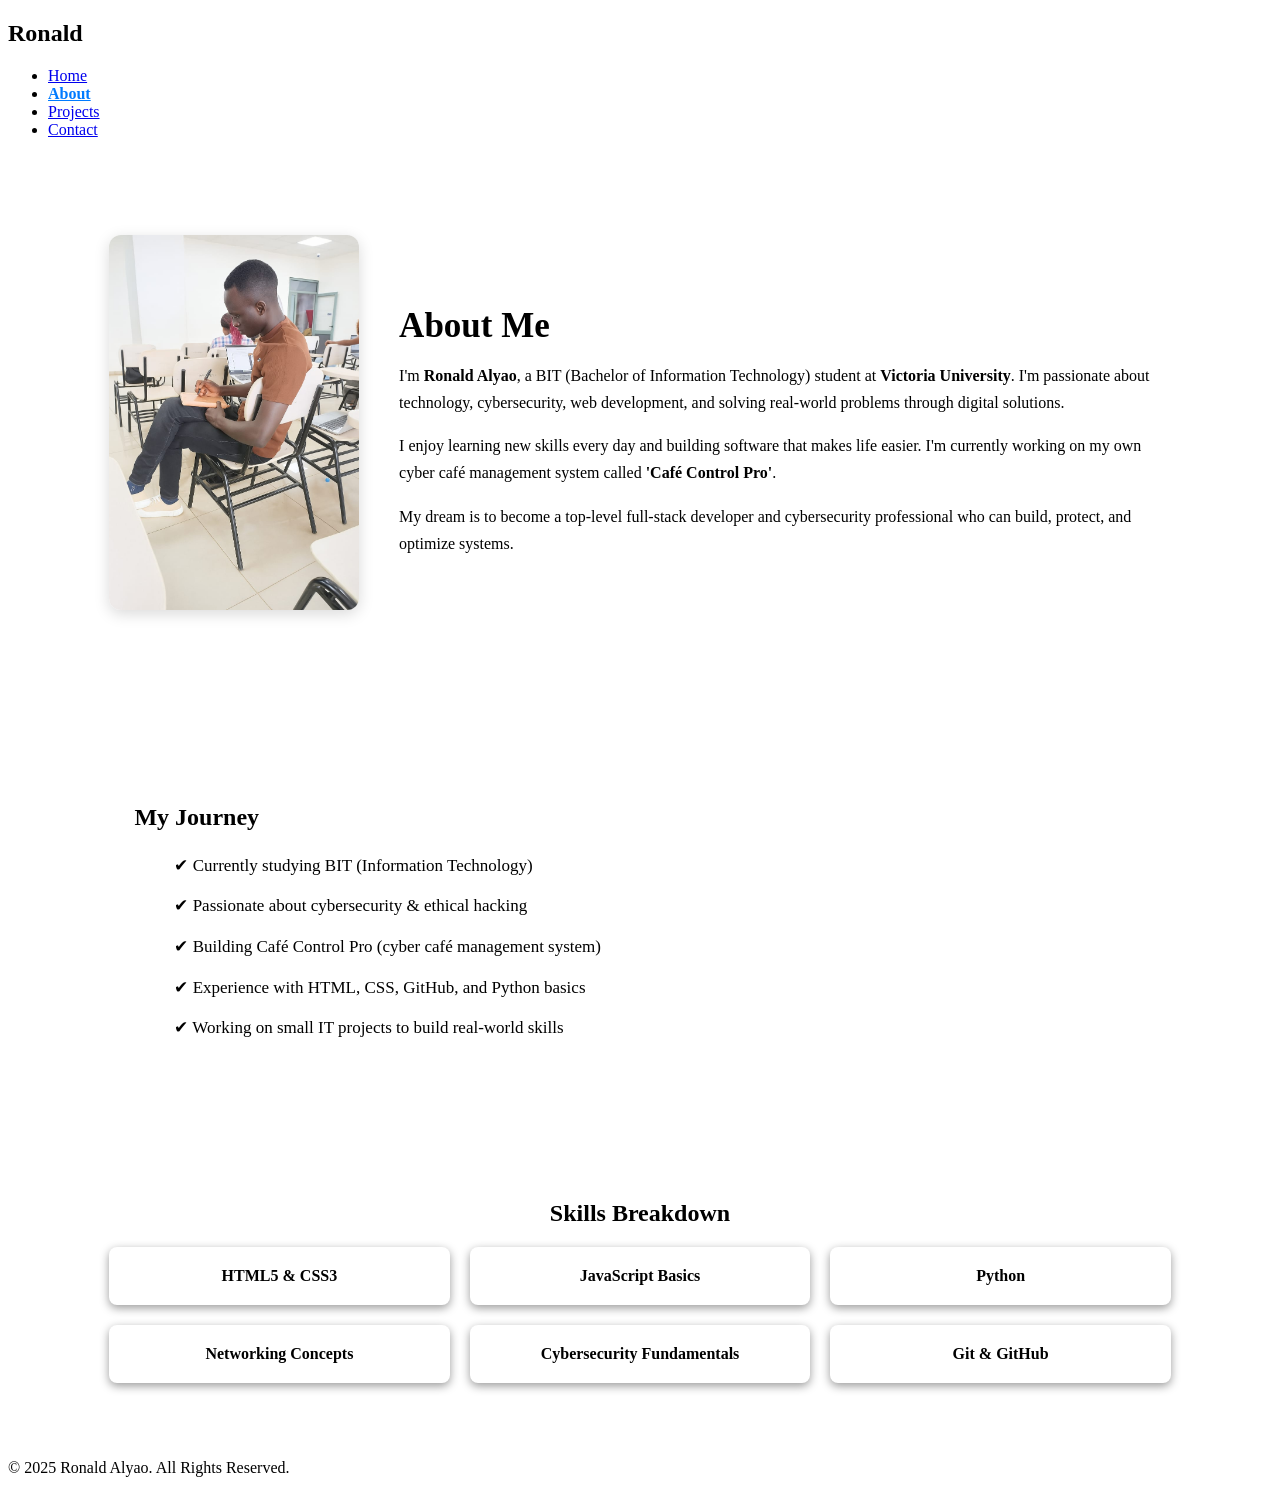
<file: about.html>
<!DOCTYPE html>
<html lang="en">
<head>
    <meta charset="UTF-8">
    <meta name="viewport" content="width=device-width, initial-scale=1.0">
    <title>About - Ronald Portfolio</title>
    <link rel="stylesheet" href="about.css">
</head>
<body>

    <!-- ===== NAVBAR ===== -->
    <header>
        <nav class="navbar">
            <h2 class="logo">Ronald</h2>
            <ul class="nav-links">
                <li><a href="index.html">Home</a></li>
                <li><a class="active" href="about.html">About</a></li>
                <li><a href="projects.html">Projects</a></li>
                <li><a href="contact.html">Contact</a></li>
            </ul>
        </nav>
    </header>

    <!-- ===== ABOUT SECTION ===== -->
    <section class="about-section">
        <div class="about-image">
            <img src="image/myphoto.jpg" alt="Ronald Photo">
        </div>

        <div class="about-text">
            <h1>About Me</h1>
            <p>
                I'm <strong>Ronald Alyao</strong>, a BIT (Bachelor of Information Technology) student at 
                <strong>Victoria University</strong>. I'm passionate about technology, 
                cybersecurity, web development, and solving real-world problems through digital solutions.
            </p>

            <p>
                I enjoy learning new skills every day and building software that makes life easier. 
                I'm currently working on my own cyber café management system called 
                <strong>'Café Control Pro'</strong>.
            </p>

            <p>
                My dream is to become a top-level full-stack developer and cybersecurity professional 
                who can build, protect, and optimize systems.
            </p>
        </div>
    </section>

    <!-- ===== JOURNEY SECTION ===== -->
    <section class="journey">
        <h2>My Journey</h2>

        <ul>
            <li>✔ Currently studying BIT (Information Technology)</li>
            <li>✔ Passionate about cybersecurity & ethical hacking</li>
            <li>✔ Building Café Control Pro (cyber café management system)</li>
            <li>✔ Experience with HTML, CSS, GitHub, and Python basics</li>
            <li>✔ Working on small IT projects to build real-world skills</li>
        </ul>
    </section>

    <!-- ===== SKILLS BREAKDOWN ===== -->
    <section class="skills-detailed">
        <h2>Skills Breakdown</h2>

        <div class="skills-grid">
            <div class="skill-item">HTML5 & CSS3</div>
            <div class="skill-item">JavaScript Basics</div>
            <div class="skill-item">Python</div>
            <div class="skill-item">Networking Concepts</div>
            <div class="skill-item">Cybersecurity Fundamentals</div>
            <div class="skill-item">Git & GitHub</div>
        </div>
    </section>

    <!-- ===== FOOTER ===== -->
    <footer>
        <p>&copy 2025 Ronald Alyao. All Rights Reserved.</p>
    </footer>

</body>
</html>
</file>
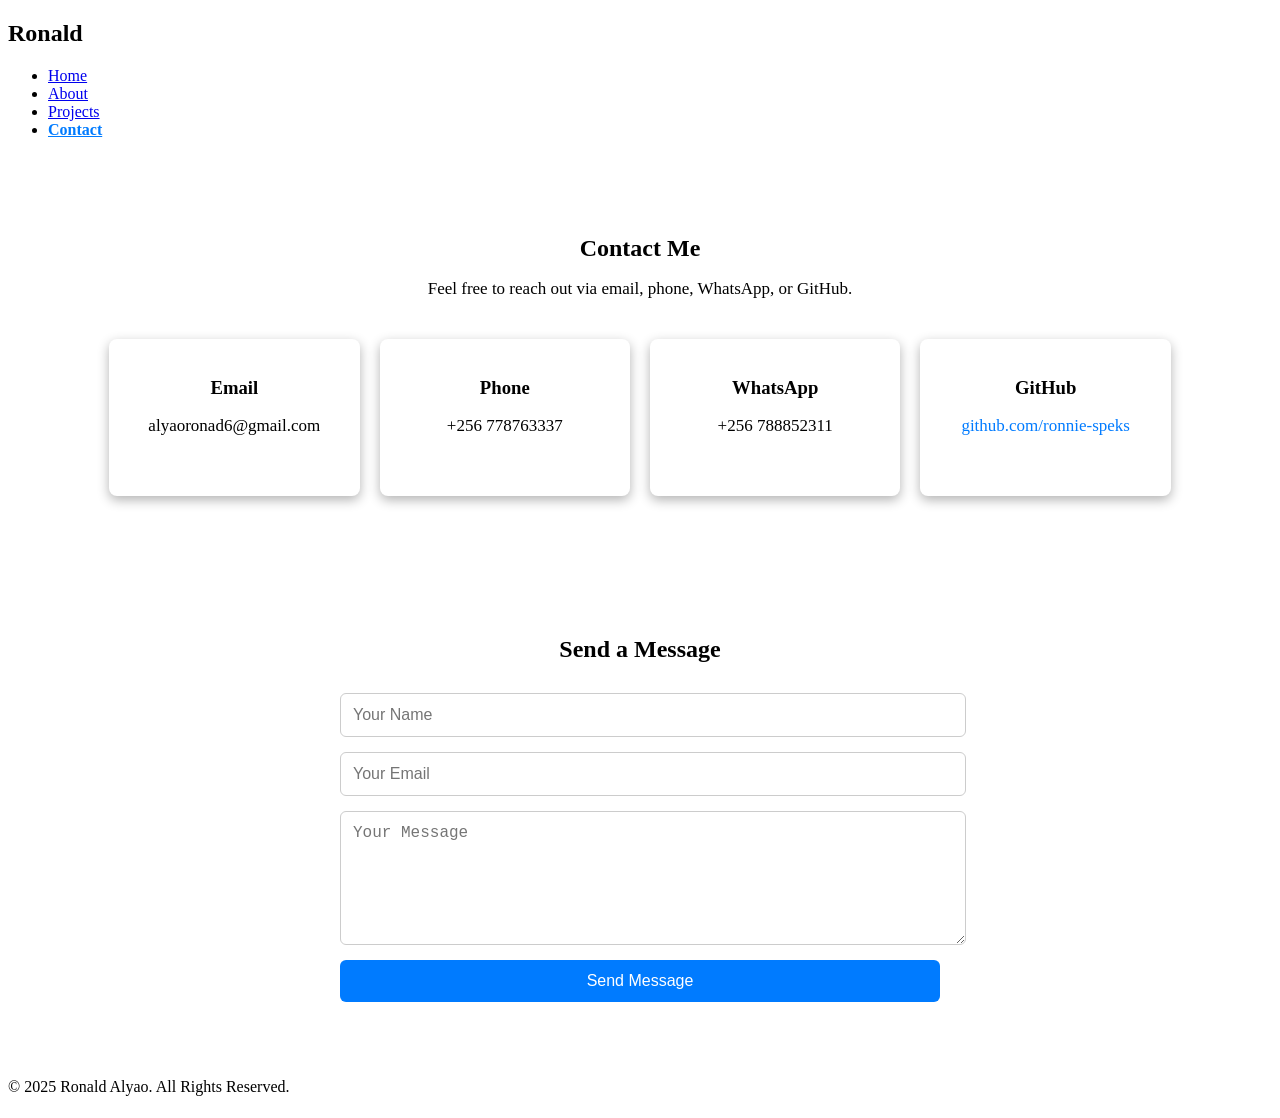
<file: contact.html>
<!DOCTYPE html>
<html lang="en">
<head>
    <meta charset="UTF-8">
    <meta name="viewport" content="width=device-width, initial-scale=1.0">
    <title>Contact - Ronald Portfolio</title>
    <link rel="stylesheet" href="contact.css">
</head>
<body>

    <!-- ===== NAVBAR ===== -->
    <header>
        <nav class="navbar">
            <h2 class="logo">Ronald</h2>
            <ul class="nav-links">
                <li><a href="index.html">Home</a></li>
                <li><a href="about.html">About</a></li>
                <li><a href="projects.html">Projects</a></li>
                <li><a class="active" href="contact.html">Contact</a></li>
            </ul>
        </nav>
    </header>

    <!-- ===== CONTACT INFO ===== -->
    <section class="contact-info">
        <h1>Contact Me</h1>
        <p>Feel free to reach out via email, phone, WhatsApp, or GitHub.</p>

        <div class="info-cards">
            <div class="info-card">
                <h3>Email</h3>
                <p>alyaoronad6@gmail.com</p>
            </div>
            <div class="info-card">
                <h3>Phone</h3>
                <p>+256 778763337</p>
            </div>
            <div class="info-card">
                <h3>WhatsApp</h3>
                <p>+256 788852311</p>
            </div>
            <div class="info-card">
                <h3>GitHub</h3>
                <p><a href="https://github.com/ronnie-speks" target="_blank">github.com/ronnie-speks</a></p>
            </div>
        </div>
    </section>

    <!-- ===== CONTACT FORM ===== -->
    <section class="contact-form-section">
        <h2>Send a Message</h2>

        <form class="contact-form" action="#" method="POST">
            <input type="text" name="name" placeholder="Your Name" required>
            <input type="email" name="email" placeholder="Your Email" required>
            <textarea name="message" rows="6" placeholder="Your Message" required></textarea>
            <button type="submit" class="btn">Send Message</button>
        </form>
    </section>

    <!-- ===== FOOTER ===== -->
    <footer>
        <p>&copy 2025 Ronald Alyao. All Rights Reserved.</p>
    </footer>

</body>
</html>
</file>
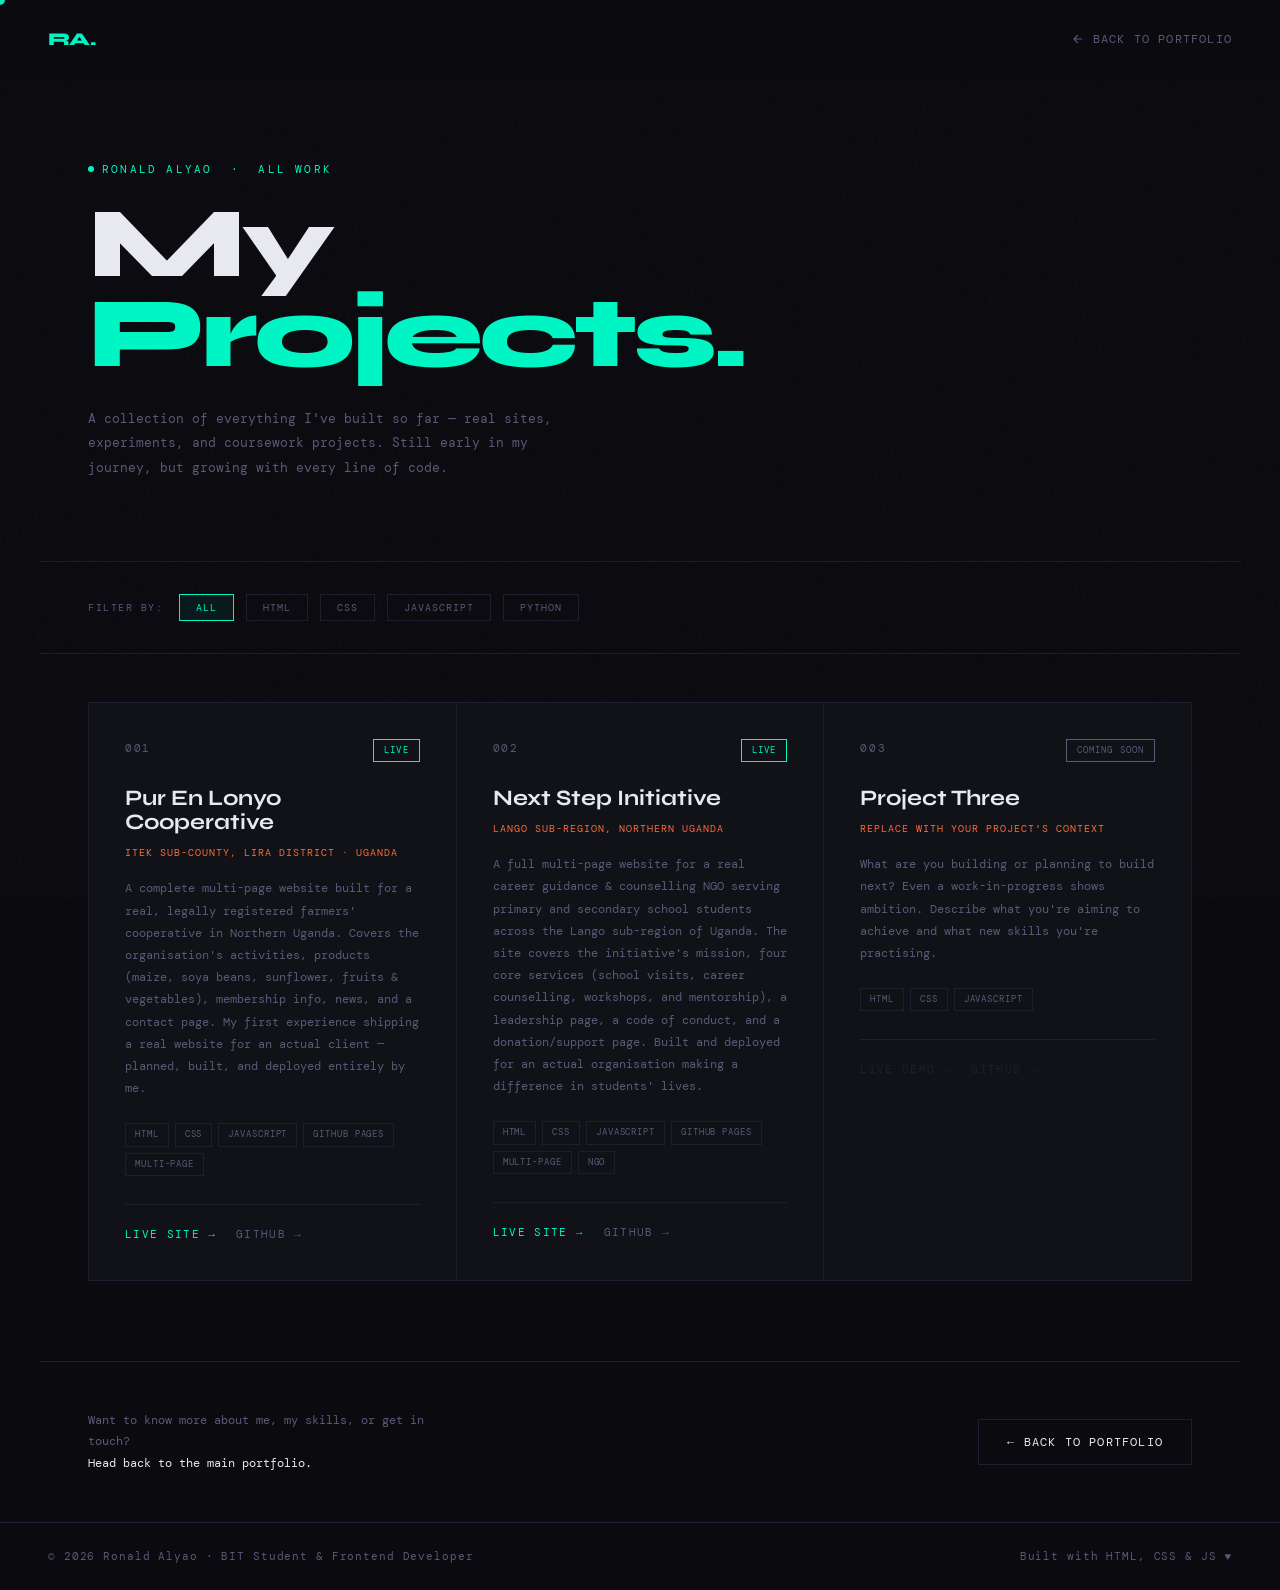
<file: projects.html>
<!DOCTYPE html>
<html lang="en">
<head>
  <meta charset="UTF-8" />
  <meta name="viewport" content="width=device-width, initial-scale=1.0" />
  <title>Projects — Ronald Alyao</title>
  <link rel="preconnect" href="https://fonts.googleapis.com" />
  <link rel="preconnect" href="https://fonts.gstatic.com" crossorigin />
  <link href="https://fonts.googleapis.com/css2?family=Syne:wght@400;600;700;800&family=DM+Mono:ital,wght@0,300;0,400;1,300&display=swap" rel="stylesheet" />
  <style>
    *, *::before, *::after { box-sizing: border-box; margin: 0; padding: 0; }

    :root {
      --bg:       #0a0a0f;
      --surface:  #111118;
      --border:   #1e1e2e;
      --accent:   #00f5c4;
      --accent2:  #ff6b35;
      --text:     #e8e8f0;
      --muted:    #5a5a78;
      --font-display: 'Syne', sans-serif;
      --font-body:    'DM Mono', monospace;
    }

    html { scroll-behavior: smooth; }

    body {
      background: var(--bg);
      color: var(--text);
      font-family: var(--font-body);
      font-size: 14px;
      line-height: 1.7;
      overflow-x: hidden;
      cursor: none;
    }

    #cursor {
      width: 10px; height: 10px;
      background: var(--accent); border-radius: 50%;
      position: fixed; top: 0; left: 0;
      pointer-events: none; z-index: 9999;
      transform: translate(-50%,-50%);
      transition: width 0.2s, height 0.2s, background 0.2s;
      mix-blend-mode: difference;
    }
    #cursor.hovered { width: 36px; height: 36px; background: var(--accent2); }

    body::before {
      content: '';
      position: fixed; inset: 0; z-index: 0;
      background-image: url("data:image/svg+xml,%3Csvg viewBox='0 0 256 256' xmlns='http://www.w3.org/2000/svg'%3E%3Cfilter id='noise'%3E%3CfeTurbulence type='fractalNoise' baseFrequency='0.9' numOctaves='4' stitchTiles='stitch'/%3E%3C/filter%3E%3Crect width='100%25' height='100%25' filter='url(%23noise)' opacity='1'/%3E%3C/svg%3E");
      opacity: 0.025; pointer-events: none;
    }

    ::-webkit-scrollbar { width: 4px; }
    ::-webkit-scrollbar-track { background: var(--bg); }
    ::-webkit-scrollbar-thumb { background: var(--accent); border-radius: 2px; }

    /* NAV */
    nav {
      position: fixed; top: 0; left: 0; right: 0; z-index: 100;
      display: flex; align-items: center; justify-content: space-between;
      padding: 24px 48px;
      background: linear-gradient(to bottom, rgba(10,10,15,0.97), transparent);
      backdrop-filter: blur(8px);
    }
    .nav-logo {
      font-family: var(--font-display); font-weight: 800; font-size: 18px;
      letter-spacing: -0.03em; color: var(--accent); text-decoration: none;
    }
    .nav-back {
      display: flex; align-items: center; gap: 8px;
      color: var(--muted); text-decoration: none;
      font-size: 12px; letter-spacing: 0.1em; text-transform: uppercase;
      transition: color 0.2s;
    }
    .nav-back:hover { color: var(--accent); }
    .nav-back svg { transition: transform 0.2s; }
    .nav-back:hover svg { transform: translateX(-4px); }

    /* PAGE HEADER */
    .page-header {
      position: relative; z-index: 1;
      padding: 160px 48px 80px;
      max-width: 1200px; margin: 0 auto;
      border-bottom: 1px solid var(--border);
    }
    .page-header-label {
      font-size: 11px; letter-spacing: 0.2em; text-transform: uppercase;
      color: var(--accent); margin-bottom: 20px;
      display: flex; align-items: center; gap: 8px;
      opacity: 0; animation: fadeUp 0.7s 0.1s forwards;
    }
    .pulse {
      width: 6px; height: 6px; border-radius: 50%;
      background: var(--accent); display: inline-block;
      animation: pulseAnim 1.5s infinite;
    }
    @keyframes pulseAnim {
      0%,100% { opacity:1; transform:scale(1); }
      50%      { opacity:0.3; transform:scale(1.5); }
    }
    .page-header h1 {
      font-family: var(--font-display);
      font-size: clamp(48px, 8vw, 100px);
      font-weight: 800; line-height: 0.9; letter-spacing: -0.04em;
      opacity: 0; animation: fadeUp 0.7s 0.25s forwards;
    }
    .page-header h1 span { color: var(--accent); }
    .page-header-sub {
      margin-top: 28px; max-width: 500px;
      font-size: 13px; color: var(--muted); line-height: 1.9;
      opacity: 0; animation: fadeUp 0.7s 0.4s forwards;
    }

    /* FILTER BAR */
    .filter-bar {
      position: relative; z-index: 1;
      max-width: 1200px; margin: 0 auto;
      padding: 32px 48px;
      display: flex; align-items: center; gap: 12px; flex-wrap: wrap;
      border-bottom: 1px solid var(--border);
      opacity: 0; animation: fadeUp 0.7s 0.5s forwards;
    }
    .filter-label { font-size: 10px; letter-spacing: 0.15em; text-transform: uppercase; color: var(--muted); margin-right: 4px; }
    .filter-btn {
      font-family: var(--font-body);
      font-size: 10px; letter-spacing: 0.1em; text-transform: uppercase;
      padding: 6px 16px; border: 1px solid var(--border);
      background: transparent; color: var(--muted);
      cursor: none; transition: all 0.2s;
    }
    .filter-btn:hover, .filter-btn.active { border-color: var(--accent); color: var(--accent); }
    .filter-btn.active { background: rgba(0,245,196,0.06); }

    /* PROJECTS GRID */
    .projects-wrap {
      position: relative; z-index: 1;
      max-width: 1200px; margin: 0 auto;
      padding: 0 48px 80px;
    }

    .projects-grid {
      display: grid;
      grid-template-columns: repeat(3, 1fr);
      gap: 1px; background: var(--border);
      border: 1px solid var(--border);
      margin-top: 48px;
    }

    .project-card {
      background: var(--surface);
      padding: 36px; position: relative; overflow: hidden;
      transition: background 0.3s;
      opacity: 0; transform: translateY(30px);
      animation: fadeUp 0.6s forwards;
    }
    .project-card:nth-child(1) { animation-delay: 0.55s; }
    .project-card:nth-child(2) { animation-delay: 0.65s; }
    .project-card:nth-child(3) { animation-delay: 0.75s; }

    .project-card::after {
      content: ''; position: absolute; bottom: 0; left: 0;
      height: 2px; width: 0; background: var(--accent);
      transition: width 0.4s;
    }
    .project-card:hover { background: #13131f; }
    .project-card:hover::after { width: 100%; }

    /* hidden state for filter */
    .project-card.hidden {
      display: none;
    }

    .card-top {
      display: flex; justify-content: space-between; align-items: flex-start;
      margin-bottom: 24px;
    }
    .project-number { font-size: 11px; color: var(--muted); letter-spacing: 0.15em; }
    .project-status {
      font-size: 9px; letter-spacing: 0.12em; text-transform: uppercase;
      padding: 3px 10px; border: 1px solid;
    }
    .project-status.live    { border-color: var(--accent);  color: var(--accent); }
    .project-status.wip     { border-color: var(--accent2); color: var(--accent2); }
    .project-status.coming  { border-color: var(--muted);   color: var(--muted); }

    .project-title {
      font-family: var(--font-display); font-size: 22px;
      font-weight: 700; line-height: 1.1; margin-bottom: 10px;
    }
    .project-org {
      font-size: 10px; letter-spacing: 0.1em; text-transform: uppercase;
      color: var(--accent2); margin-bottom: 16px;
    }
    .project-desc {
      color: var(--muted); font-size: 12px; line-height: 1.85;
      margin-bottom: 24px;
    }

    .project-tags { display: flex; flex-wrap: wrap; gap: 6px; margin-bottom: 28px; }
    .tag {
      font-size: 9px; letter-spacing: 0.1em; text-transform: uppercase;
      padding: 3px 9px; border: 1px solid var(--border); color: var(--muted);
    }

    .project-links { display: flex; gap: 20px; padding-top: 20px; border-top: 1px solid var(--border); }
    .project-link {
      font-size: 11px; letter-spacing: 0.12em; text-transform: uppercase;
      color: var(--accent); text-decoration: none;
      display: inline-flex; align-items: center; gap: 6px; transition: gap 0.2s;
    }
    .project-link:hover { gap: 10px; }
    .project-link.secondary { color: var(--muted); }
    .project-link.secondary:hover { color: var(--accent2); gap: 10px; }
    .project-link.disabled { color: var(--border); pointer-events: none; }

    /* EMPTY STATE */
    .empty-state {
      display: none; text-align: center;
      padding: 80px 24px; color: var(--muted);
      font-size: 13px; letter-spacing: 0.05em;
    }
    .empty-state.visible { display: block; }

    /* BACK TO PORTFOLIO BANNER */
    .back-banner {
      position: relative; z-index: 1;
      border-top: 1px solid var(--border);
      padding: 48px;
      max-width: 1200px; margin: 0 auto;
      display: flex; align-items: center; justify-content: space-between;
    }
    .back-banner p { color: var(--muted); font-size: 12px; max-width: 360px; line-height: 1.8; }
    .back-banner p strong { color: var(--text); font-weight: 400; }

    .btn {
      display: inline-flex; align-items: center; gap: 8px;
      padding: 12px 28px; font-family: var(--font-body);
      font-size: 12px; letter-spacing: 0.1em; text-transform: uppercase;
      text-decoration: none; border: none; cursor: none; transition: all 0.25s;
    }
    .btn-outline { background: transparent; color: var(--text); border: 1px solid var(--border); }
    .btn-outline:hover { border-color: var(--accent); color: var(--accent); transform: translateY(-2px); }

    /* FOOTER */
    footer {
      position: relative; z-index: 1;
      border-top: 1px solid var(--border);
      padding: 24px 48px;
      display: flex; justify-content: space-between; align-items: center;
      color: var(--muted); font-size: 11px; letter-spacing: 0.08em;
    }

    @keyframes fadeUp {
      from { opacity:0; transform:translateY(30px); }
      to   { opacity:1; transform:translateY(0); }
    }

    @media (max-width: 900px) {
      nav, .page-header, .filter-bar, .projects-wrap, .back-banner, footer { padding-left: 24px; padding-right: 24px; }
      .projects-grid { grid-template-columns: 1fr; }
      .back-banner { flex-direction: column; gap: 24px; align-items: flex-start; }
      .nav-links { display: none; }
    }
    @media (max-width: 600px) {
      .page-header { padding-top: 120px; }
    }
  </style>
</head>
<body>

<div id="cursor"></div>

<!-- NAV -->
<nav>
  <a href="portfolio.html" class="nav-logo">RA.</a>
  <a href="index.html" class="nav-back">
    <svg width="14" height="14" viewBox="0 0 24 24" fill="none" stroke="currentColor" stroke-width="2">
      <path d="M19 12H5M5 12l7 7M5 12l7-7"/>
    </svg>
    Back to portfolio
  </a>
</nav>

<!-- PAGE HEADER -->
<div class="page-header">
  <p class="page-header-label"><span class="pulse"></span> Ronald Alyao &nbsp;·&nbsp; All work</p>
  <h1>My<br/><span>Projects.</span></h1>
  <p class="page-header-sub">
    A collection of everything I've built so far — real sites, experiments, and coursework projects.
    Still early in my journey, but growing with every line of code.
  </p>
</div>

<!-- FILTER BAR -->
<div class="filter-bar">
  <span class="filter-label">Filter by:</span>
  <button class="filter-btn active" data-filter="all">All</button>
  <button class="filter-btn" data-filter="html">HTML</button>
  <button class="filter-btn" data-filter="css">CSS</button>
  <button class="filter-btn" data-filter="javascript">JavaScript</button>
  <button class="filter-btn" data-filter="python">Python</button>
</div>

<!-- PROJECTS -->
<div class="projects-wrap">
  <div class="projects-grid" id="projectsGrid">

    <!-- PROJECT 1 — REAL -->
    <div class="project-card" data-tags="html,css,javascript">
      <div class="card-top">
        <span class="project-number">001</span>
        <span class="project-status live">Live</span>
      </div>
      <h3 class="project-title">Pur En Lonyo Cooperative</h3>
      <p class="project-org">Itek Sub-County, Lira District · Uganda</p>
      <p class="project-desc">
        A complete multi-page website built for a real, legally registered farmers' cooperative in Northern Uganda.
        Covers the organisation's activities, products (maize, soya beans, sunflower, fruits &amp; vegetables),
        membership info, news, and a contact page. My first experience shipping a real website for an actual client —
        planned, built, and deployed entirely by me.
      </p>
      <div class="project-tags">
        <span class="tag">HTML</span>
        <span class="tag">CSS</span>
        <span class="tag">JavaScript</span>
        <span class="tag">GitHub Pages</span>
        <span class="tag">Multi-page</span>
      </div>
      <div class="project-links">
        <a href="https://ronnie-speks.github.io/COORPERATIVE/" target="_blank" class="project-link">Live site &#8594;</a>
        <a href="https://github.com/ronnie-speks/COORPERATIVE" target="_blank" class="project-link secondary">GitHub &#8594;</a>
      </div>
    </div>

    <!-- PROJECT 2 — Next Step Initiative (REAL) -->
    <div class="project-card" data-tags="html,css,javascript">
      <div class="card-top">
        <span class="project-number">002</span>
        <span class="project-status live">Live</span>
      </div>
      <h3 class="project-title">Next Step Initiative</h3>
      <p class="project-org">Lango Sub-Region, Northern Uganda</p>
      <p class="project-desc">
        A full multi-page website for a real career guidance &amp; counselling NGO serving primary and secondary school students across the Lango sub-region of Uganda. The site covers the initiative's mission, four core services (school visits, career counselling, workshops, and mentorship), a leadership page, a code of conduct, and a donation/support page. Built and deployed for an actual organisation making a difference in students' lives.
      </p>
      <div class="project-tags">
        <span class="tag">HTML</span>
        <span class="tag">CSS</span>
        <span class="tag">JavaScript</span>
        <span class="tag">GitHub Pages</span>
        <span class="tag">Multi-page</span>
        <span class="tag">NGO</span>
      </div>
      <div class="project-links">
        <a href="https://ronnie-speks.github.io/NEXT-STEP/" target="_blank" class="project-link">Live site &#8594;</a>
        <a href="https://github.com/ronnie-speks/NEXT-STEP" target="_blank" class="project-link secondary">GitHub &#8594;</a>
      </div>
    </div>

    <!-- PROJECT 3 — placeholder -->
    <div class="project-card" data-tags="html,css,javascript">
      <div class="card-top">
        <span class="project-number">003</span>
        <span class="project-status coming">Coming soon</span>
      </div>
      <h3 class="project-title">Project Three</h3>
      <p class="project-org">Replace with your project's context</p>
      <p class="project-desc">
        What are you building or planning to build next? Even a work-in-progress shows ambition. Describe what you're aiming to achieve and what new skills you're practising.
      </p>
      <div class="project-tags">
        <span class="tag">HTML</span>
        <span class="tag">CSS</span>
        <span class="tag">JavaScript</span>
      </div>
      <div class="project-links">
        <a href="#" class="project-link disabled">Live demo &#8594;</a>
        <a href="#" class="project-link secondary disabled">GitHub &#8594;</a>
      </div>
    </div>

  </div>

  <div class="empty-state" id="emptyState">
    No projects match this filter yet — more coming soon.
  </div>
</div>

<!-- BACK BANNER -->
<div class="back-banner">
  <p>Want to know more about me, my skills, or get in touch?<br/>
  <strong>Head back to the main portfolio.</strong></p>
  <a href="index.html" class="btn btn-outline">&#8592; Back to portfolio</a>
</div>

<footer>
  <span>© 2026 Ronald Alyao · BIT Student &amp; Frontend Developer</span>
  <span>Built with HTML, CSS &amp; JS ♥</span>
</footer>

<script>
  /* Cursor */
  const cursor = document.getElementById('cursor');
  document.addEventListener('mousemove', e => {
    cursor.style.left = e.clientX + 'px';
    cursor.style.top  = e.clientY + 'px';
  });
  document.querySelectorAll('a, button, .project-card').forEach(el => {
    el.addEventListener('mouseenter', () => cursor.classList.add('hovered'));
    el.addEventListener('mouseleave', () => cursor.classList.remove('hovered'));
  });

  /* Filter */
  const filterBtns = document.querySelectorAll('.filter-btn');
  const cards      = document.querySelectorAll('.project-card');
  const empty      = document.getElementById('emptyState');

  filterBtns.forEach(btn => {
    btn.addEventListener('click', () => {
      filterBtns.forEach(b => b.classList.remove('active'));
      btn.classList.add('active');

      const filter = btn.dataset.filter;
      let visible = 0;

      cards.forEach(card => {
        const tags = card.dataset.tags.split(',');
        if (filter === 'all' || tags.includes(filter)) {
          card.classList.remove('hidden');
          visible++;
        } else {
          card.classList.add('hidden');
        }
      });

      empty.classList.toggle('visible', visible === 0);
    });
  });
</script>

</body>
</html>
</file>
<file: about.css>
.nav-links a.active {
    color: #007bff; 
    font-weight: bold;}
    
/* ===== ABOUT PAGE ===== */
.about-section {
    display: flex;
    align-items: center;
    gap: 40px;
    padding: 80px 8%;
}

.about-section img {
    width: 250px;
    border-radius: 12px;
    box-shadow: 0 4px 15px rgba(0,0,0,0.15);
}

.about-text h1 {
    font-size: 35px;
    margin-bottom: 15px;
}

.about-text p {
    margin-bottom: 15px;
    line-height: 1.7;
}

/* ===== JOURNEY ===== */
.journey {
    padding: 60px 10%;
    background: #fff;
    margin-top: 30px;
    border-radius: 10px;
}

.journey h2 {
    margin-bottom: 20px;
}

.journey ul {
    list-style: none;
    line-height: 1.8;
}

.journey li {
    margin-bottom: 10px;
    font-size: 17px;
}

/* ===== SKILLS GRID ===== */
.skills-detailed {
    text-align: center;
    padding: 60px 8%;
}

.skills-grid {
    display: grid;
    grid-template-columns: repeat(3, 1fr);
    gap: 20px;
    margin-top: 20px;
}

.skill-item {
    padding: 20px;
    background: white;
    border-radius: 8px;
    box-shadow: 0 3px 10px rgba(0,0,0,0.4);
    font-weight: 600;

}
</file>
<file: contact.css>
/* ===== CONTACT PAGE ===== */
.nav-links a.active {
    color: #007bff; 
    font-weight: bold;}
.contact-info {
    text-align: center;
    padding: 60px 8%;
}

.contact-info h1 {
    margin-bottom: 15px;
}

.contact-info p {
    margin-bottom: 40px;
    font-size: 17px;
}

.info-cards {
    display: grid;
    grid-template-columns: repeat(auto-fit, minmax(200px, 1fr));
    gap: 20px;
}

.info-card {
    background: white;
    padding: 20px;
    border-radius: 8px;
    box-shadow: 0 4px 12px rgba(0,0,0,0.3);
}

.info-card h3 {
    margin-bottom: 10px;
}

.info-card a {
    color: #007bff;
    text-decoration: none;
}

.info-card a:hover {
    text-decoration: underline;
}

/* ===== CONTACT FORM ===== */
.contact-form-section {
    padding: 60px 8%;
    text-align: center;
}

.contact-form-section h2 {
    margin-bottom: 30px;
}

.contact-form {
    max-width: 600px;
    margin: 0 auto;
    display: flex;
    flex-direction: column;
    gap: 15px;
}

.contact-form input,
.contact-form textarea {
    padding: 12px;
    border-radius: 6px;
    border: 1px solid #ccc;
    font-size: 16px;
    width: 100%;
}

.contact-form input:focus,
.contact-form textarea:focus {
    outline: none;
    border-color: #007bff;
}

.contact-form button {
    background: #007bff;
    color: white;
    padding: 12px 20px;
    border: none;
    border-radius: 6px;
    font-size: 16px;
    cursor: pointer;
    transition: background 0.3s;
}

.contact-form button:hover {
    background: #005fcc;
}
</file>
